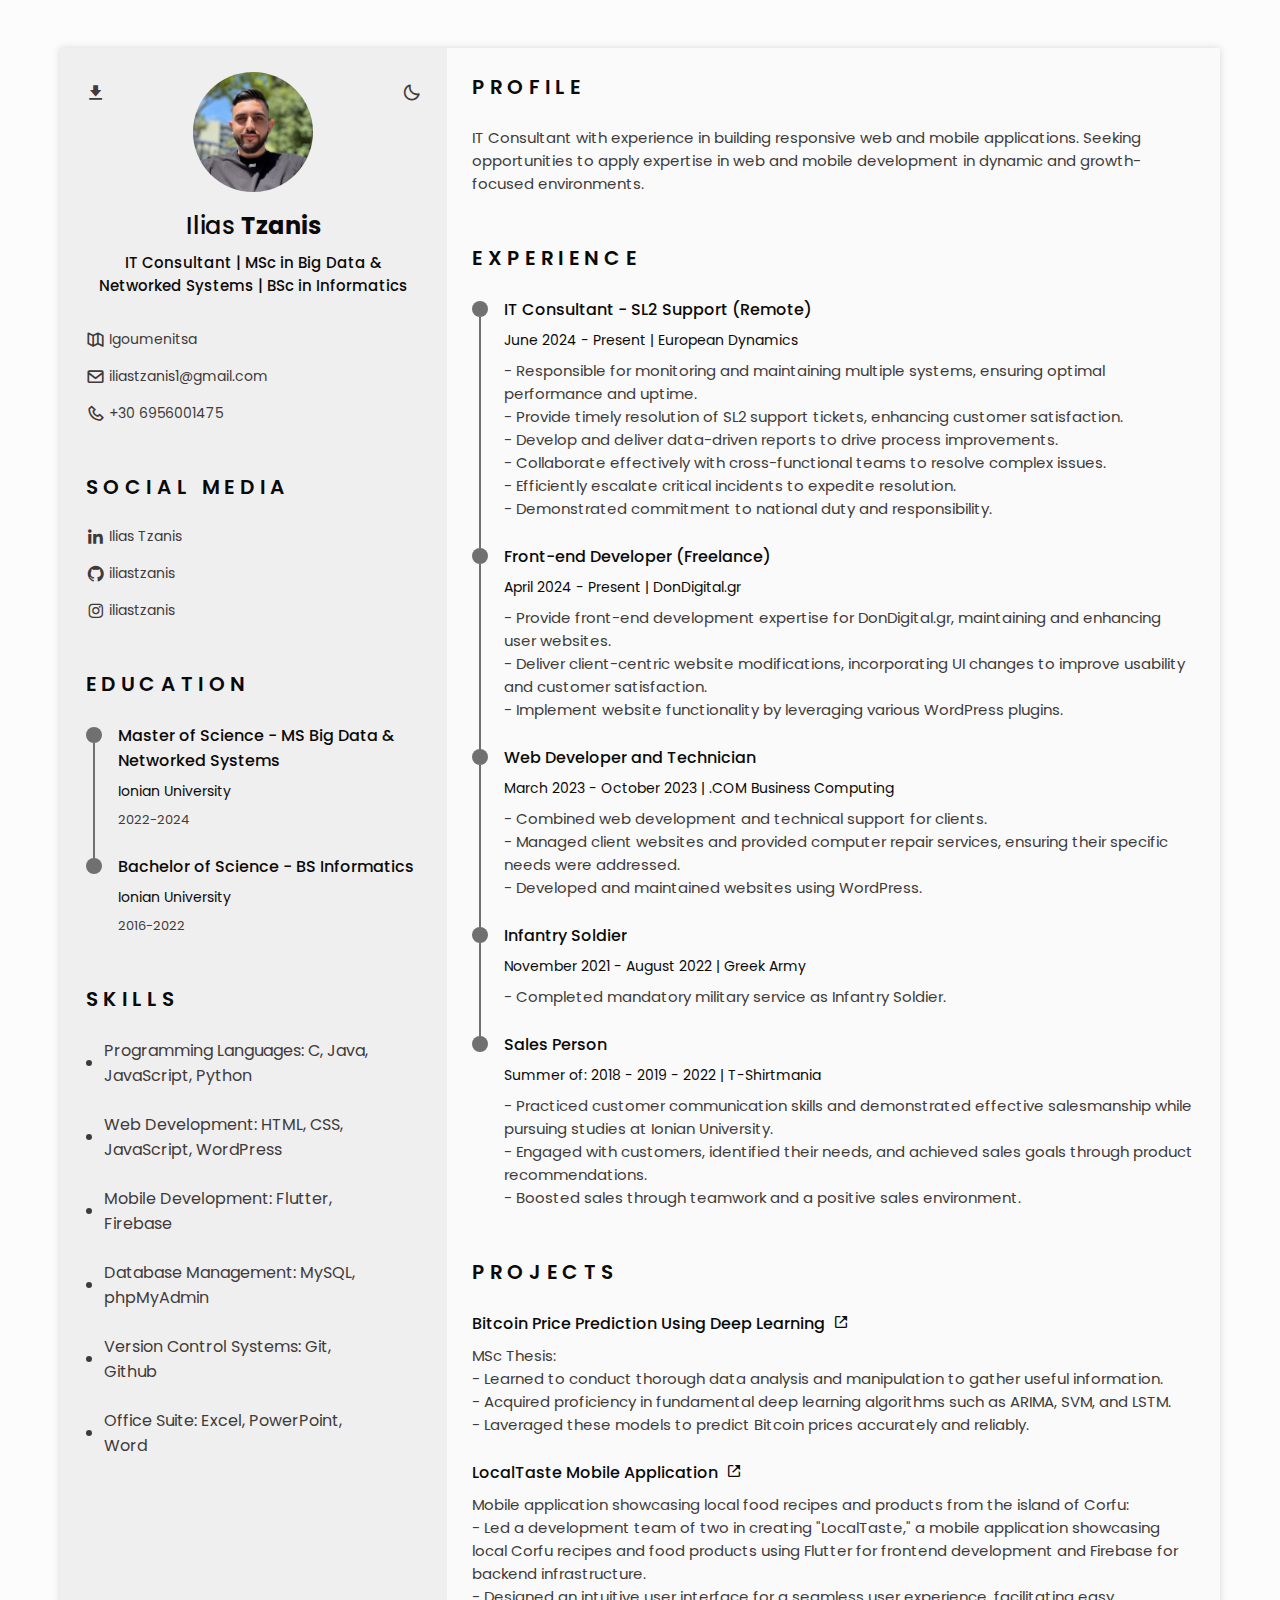
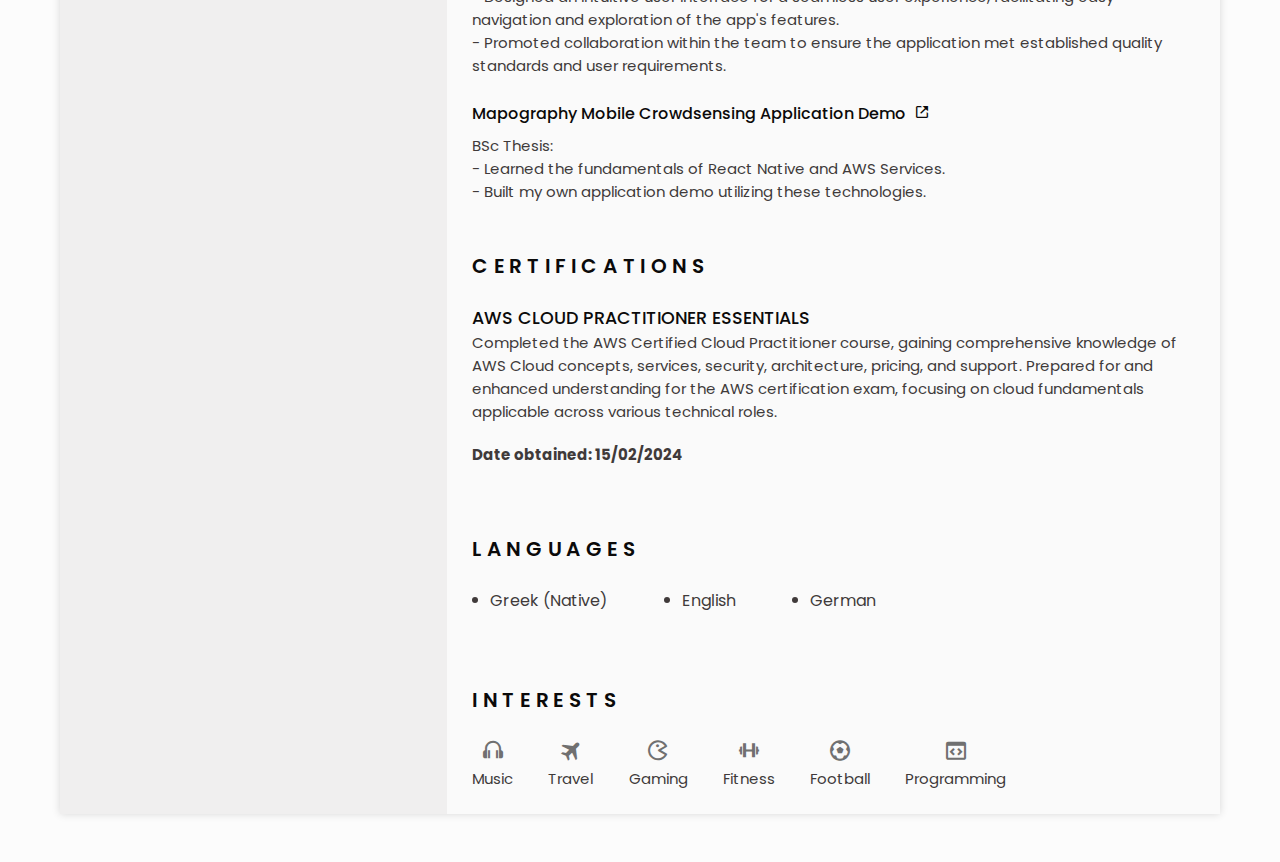
<file: index.html>
<!DOCTYPE html>
<html lang="en">
  <head>
    <meta charset="UTF-8" />
    <meta name="viewport" content="width=device-width, initial-scale=1" />

    <!--=================== BOX ICONS ===============-->
    <link
      rel="stylesheet"
      href="https://cdn.jsdelivr.net/npm/boxicons@latest/css/boxicons.min.css"
    />

    <!--=================== CSS ===============-->
    <link rel="stylesheet" href="assets/css/styles.css" />

    <title>Ilias Tzanis</title>
  </head>
  <body>
    <!--========= HEADER ==============-->
    <header class="l-header" id="header">
      <nav class="nav bd-container">
        <a href="#" class="nav__logo">Sections</a>
        <div class="nav__menu" id="nav-menu">
          <ul class="nav__list">
            <li class="nav__item">
              <a href="#home" class="nav__link active-link">
                <i class="bx bx-home-alt-2 nav__icon"></i>Home
              </a>
            </li>

            <li class="nav__item">
              <a href="#education" class="nav__link">
                <i class="bx bx-book-alt nav__icon"></i>Education
              </a>
            </li>

            <li class="nav__item">
              <a href="#skills" class="nav__link">
                <i class="bx bx-receipt nav__icon"></i>Skills
              </a>
            </li>

            <li class="nav__item">
              <a href="#profile" class="nav__link">
                <i class="bx bx-user-circle nav__icon"></i>Profile
              </a>
            </li>

            <li class="nav__item">
              <a href="#experience" class="nav__link">
                <i class="bx bx-layer nav__icon"></i>Experience
              </a>
            </li>

            <li class="nav__item">
              <a href="#projects" class="nav__link">
                <i class="bx bx-briefcase nav__icon"></i>Projects
              </a>
            </li>

            <li class="nav__item">
              <a href="#certifications" class="nav__link">
                <i class="bx bx-award nav__icon"></i>Certifications
              </a>
            </li>
            

            <!-- <li class="nav__item">
              <a href="#references" class="nav__link">
                <i class="bx bx-link-external nav__icon"></i>References
              </a>
            </li> -->
          </ul>
        </div>
        <div class="nav__toggle" id="nav-toggle">
          <i class="bx bx-grid-alt"></i>
        </div>
      </nav>
    </header>

    <main class="l-main bd-container">
      <!--=================== All elements within this div are generated in PDF ===============-->
      <div class="resume" id="area-cv">
        <div class="resume__left">
          <!--=================== HOME ===============-->
          <section class="home" id="home">
            <div class="home__container section bd-grid">
              <div class="home__data bd-grid">
                <img
                  src="assets/img/iliastzanis.jpg"
                  alt=""
                  class="home__img"
                />
                <h1 class="home__title">Ilias <b>Tzanis</b></h1>
                <h3 class="home__profession">IT Consultant | MSc in Big Data & Networked Systems | BSc in Informatics</h3>
                <!-- <div>
                  <a
                    download=""
                    href="assets/pdf/IliasTzanis.pdf"
                    class="home__button-movil"
                    >Download</a
                  >
                </div> -->
              </div>
              <div class="home__address bd-grid">
                <span class="home__information"
                  ><i class="bx bx-map-alt home__icon"></i> Igoumenitsa</span
                >
                <span class="home__information"
                  ><i class="bx bx-envelope home__icon"></i>
                  iliastzanis1@gmail.com</span
                >
                <span class="home__information"
                  ><i class="bx bx-phone home__icon"></i> +30 6956001475 </span
                >
              </div>
            </div>
            <!--=================== THEME CHANGE BUTTON ===============-->
            <i
              class="bx bx-moon change-theme"
              title="Theme"
              id="theme-button"
            ></i>

            <!--=================== BUTTON TO GENERATE AND DOWNLOAD THE PDF, ONLY FOR DESKTOP ===============-->
            <i
              class="bx bxs-download generate-pdf"
              title="Generate PDF"
              id="resume-button"
            ></i>
          </section>

          <!--=================== SOCIAL MEDIA ===============-->
          <section class="social section">
            <h2 class="section-title">SOCIAL MEDIA</h2>
            <div class="social__container bd-grid">
              <a
                href="https://www.linkedin.com/in/ilias-tzanis/"
                target="_blank"
                class="social__link"
                ><i class="bx bxl-linkedin social__icon"></i> Ilias Tzanis</a
              >
              <a
                href="https://github.com/iliastzanis"
                target="_blank"
                class="social__link"
                ><i class="bx bxl-github social__icon"></i> iliastzanis</a
              >
              <a
                href="https://www.instagram.com/iliastzanis/"
                target="_blank"
                class="social__link"
                ><i class="bx bxl-instagram social__icon"></i> iliastzanis</a
              >
            </div>
          </section>

          <!--=================== REFERENCES ===============-->
          <!-- <section class="reference section" id="references"></section>
          <h2 class="section-title">References</h2>
          <div class="references__container bd-grid">
            <div class="references__content bd-grid">
              <span class="references__subtitle">SRjivor</span>
              <h3 class="references__title">Mr bean</h3>
              <ul class="references__contact">
                <li>Phone:767868</li>
                <li>Email: user@email.com</li>
              </ul>
            </div>

            <div class="references__content bd-grid">
              <span class="references__subtitle">SRjivor</span>
              <h3 class="references__title">Mr bean</h3>
              <ul class="references__contact">
                <li>Phone:767868</li>
                <li>Email: user@email.com</li>
              </ul>
            </div>
          </div> -->

          <!--=================== EDUCATION ===============-->
          <section class="education section" id="education">
            <h2 class="section-title">Education</h2>
            <div class="education__container bd-grid">
   
              <div class="education__content">
                <div class="education__time">
                  <span class="education__rounder"></span>
                  <span class="education__line"></span>
                </div>
                <div class="education__data bd-grid">
                  <h3 class="education__title">
                    Master of Science - MS Big Data & Networked Systems
                  </h3>
                  <span class="education__studies">Ionian University</span>
                  <span class="education__year">2022-2024</span>
                </div>
              </div>

              <div class="education__content">
                <div class="education__time">
                  <span class="education__rounder"></span>
                  
                </div>
                <div class="education__data bd-grid">
                  <h3 class="education__title">Bachelor of Science - BS Informatics</h3>
                  <span class="education__studies">Ionian University</span>
                  <span class="education__year">2016-2022</span>
                </div>
              </div>
          </section>

          <!--=================== SKILLS ===============-->
          <section class="skills section" id="skills">
            <h2 class="section-title">Skills</h2>
            <div class="skills__content bd-grid">
              <ul class="skills__data">
                <li class="skills__name">
                  <span class="skills__circle"></span> 
                  Programming Languages: C, Java, JavaScript, Python
                </li>
                <li class="skills__name">
                  <span class="skills__circle"></span> 
                  Web Development: HTML, CSS, JavaScript, WordPress
                </li>
                <li class="skills__name">
                  <span class="skills__circle"></span> 
                  Mobile Development: Flutter, <br/>Firebase
                </li>
                <li class="skills__name">
                  <span class="skills__circle"></span> 
                  Database Management: MySQL, phpMyAdmin
                </li>
                <li class="skills__name">
                  <span class="skills__circle"></span> 
                  Version Control Systems: Git, <br/>Github
                </li>
                <li class="skills__name">
                  <span class="skills__circle"></span> 
                  Office Suite: Excel, PowerPoint, <br/>Word
                </li>
              </ul>
            </div>
          </section>
        </div>
        <div class="resume__right">
          <!--=================== PROFILE ===============-->
          <section class="profile section" id="profile">
            <h2 class="section-title">PROFILE</h2>

            <p class="profile__description">
              IT Consultant with experience in building responsive web and mobile applications.
              Seeking opportunities to apply expertise in web and mobile development in dynamic and growth-focused environments.
            </p>
          </section>
          <!--=================== EXPERIENCE ===============-->
          <section class="experience section" id="experience">
            <h2 class="section-title">Experience</h2>
            <div class="experience__container bd-grid">
              <div class="experience__content">
                <div class="experience__time">
                  <span class="experience__rounder"></span>
                  <span class="experience__line"></span>
                </div>
                <div class="experience__data bd-grid">
                  <h3 class="experience__title">IT Consultant - SL2 Support (Remote)</h3>
                  <span class="experience__company"
                    >June 2024 - Present | European Dynamics</span
                  >
                  <p class="experience__description">
                    - Responsible for monitoring and maintaining multiple systems, ensuring optimal performance and
                    uptime. <br/>
                    - Provide timely resolution of SL2 support tickets, enhancing customer satisfaction. <br/>
                    - Develop and deliver data-driven reports to drive process improvements. <br/>
                    - Collaborate effectively with cross-functional teams to resolve complex issues. <br/>
                    - Efficiently escalate critical incidents to expedite resolution. <br/>
                    - Demonstrated commitment to national duty and responsibility.  <br/>
                  </p>
                </div>
              </div>

              <div class="experience__content">
                <div class="experience__time">
                  <span class="experience__rounder"></span>
                  <span class="experience__line"></span>
                </div>
                <div class="experience__data bd-grid">
                  <h3 class="experience__title">Front-end Developer (Freelance)</h3>
                  <span class="experience__company"
                    >April 2024 - Present | DonDigital.gr</span
                  >
                  <p class="experience__description">
                    - Provide front-end development expertise for DonDigital.gr, maintaining and enhancing user websites. <br/>
                    - Deliver client-centric website modifications, incorporating UI changes to improve usability and
                    customer satisfaction. <br/>
                    - Implement website functionality by leveraging various WordPress plugins. <br/>
                    
                  </p>
                </div>
              </div> 

              <div class="experience__content">
                <div class="experience__time">
                  <span class="experience__rounder"></span>
                  <span class="experience__line"></span>
                </div>
                <div class="experience__data bd-grid">
                  <h3 class="experience__title">Web Developer and Technician</h3>
                  <span class="experience__company"
                    >March 2023 - October 2023 | .COM Business Computing</span
                  >
                  <p class="experience__description"> 
                    - Combined web development and technical support for clients. <br/>
                    - Managed client websites and provided computer repair services, ensuring their specific needs were addressed.  <br/>
                    - Developed and maintained websites using WordPress.
                  </p>
                </div>
              </div>

              <div class="experience__content">
                <div class="experience__time">
                  <span class="experience__rounder"></span>
                  <span class="experience__line"></span>
                </div>
                <div class="experience__data bd-grid">
                  <h3 class="experience__title">Infantry Soldier</h3>
                  <span class="experience__company"
                    >November 2021 - August 2022 | Greek Army</span
                  >
                  <p class="experience__description">
                    - Completed mandatory military service as Infantry Soldier.  <br/>
                  </p>
                </div>
              </div>
              
              <div class="experience__content">
                <div class="experience__time">
                  <span class="experience__rounder"></span>
                  <!-- <span class="experience__line"></span> -->
                </div>
                <div class="experience__data bd-grid">
                  <h3 class="experience__title">Sales Person </h3>
                  <span class="experience__company"
                    >Summer of: 2018 - 2019 - 2022 | T-Shirtmania </span
                  >
                  <p class="experience__description">
                    - Practiced customer communication skills and demonstrated effective salesmanship while pursuing studies at Ionian University.  <br/>
                    - Engaged with customers, identified their needs, and achieved sales goals through product recommendations.  <br/>
                    - Boosted sales through teamwork and a positive sales environment.
                  </p>
                </div>
              </div>
            </div>
          </section>

          <!--=================== PROJECTS ===============-->
          <section class="project section" id="projects">
            <h2 class="section-title">Projects</h2>

            <div class="project__container bd-grid">
              <div class="project__content">
                <h3 class="project__title">
                  <a
                    href="https://github.com/iliastzanis/MScThesis-IonianUniversity"
                    target="_blank"
                    class="project__link"
                    >Bitcoin Price Prediction Using Deep Learning                    
                    <i class="bx bx-link-external project__icon"></i
                  ></a>
                </h3>
                <p class="project__description">
                  MSc Thesis:
                  <ul>
                    <li>- Learned to conduct thorough data analysis and manipulation to gather useful information.</li>
                    <li>- Acquired proficiency in fundamental deep learning algorithms such as ARIMA, SVM, and LSTM.</li>
                    <li>- Laveraged these models to predict Bitcoin prices accurately and reliably.</li>
                  </ul>
               </p>
              </div>
             <div class="project__content">
               <h3 class="project__title">
                 <a
                   href="https://github.com/iliastzanis/LocalTaste-App"
                   target="_blank"
                   class="project__link"
                   >LocalTaste Mobile Application
                   <i class="bx bx-link-external project__icon"></i
                 ></a>
               </h3>
               <p class="project__description">
                 Mobile application showcasing local food recipes and products from the island of Corfu:
                 <ul>
                    <li>- Led a development team of two in creating "LocalTaste," a mobile application showcasing local Corfu recipes and food products using Flutter for frontend development and Firebase for backend infrastructure.
                    </li>
                    <li>- Designed an intuitive user interface for a seamless user experience, facilitating easy navigation and exploration of the app's features.
                    </li>
                    <li>- Promoted collaboration within the team to ensure the application met established quality standards and user requirements.
                    </li>
                  </ul>
               </p>
             </div>

             <div class="project__content">
               <h3 class="project__title">
                 <a
                   href="https://github.com/iliastzanis/BScThesis-IonianUniversity"
                   target="_blank"
                   class="project__link"
                   >Mapography Mobile Crowdsensing Application Demo
                   <i class="bx bx-link-external project__icon"></i
                 ></a>
               </h3>
               <p class="project__description">
                 BSc Thesis: 
                 <ul>
                    <li>- Learned the fundamentals of React Native and AWS Services.</li>
                    <li>- Built my own application demo utilizing these technologies.</li>
                  </ul>
               </p>
             </div>
           </div>              
          </section>

          <!--=================== Certifications ===============-->
          <section class="certifications section" id="certifications">
            <h2 class="section-title">Certifications</h2>
            <div class="certifications__container bd-grid">
              <!-- Single Certification Item -->
              <div class="certifications__content">
                <h3 class="certifications__title">AWS CLOUD PRACTITIONER ESSENTIALS</h3>
                <p class="certifications__description">
                  Completed the AWS Certified Cloud Practitioner course, gaining comprehensive knowledge of AWS Cloud concepts, services, security, architecture, pricing, and support. 
                  Prepared for and enhanced understanding for the AWS certification exam, focusing on cloud fundamentals applicable across various technical roles.
                </p>
                <h4>Date obtained: 15/02/2024
                </h4>
              </div>
              <!-- Add more certification items here -->
            </div>
          </section>
          

          <!--=================== LANGUAGES ===============-->
          <section class="languages section">
            <h2 class="section-title">Languages</h2>
            <div class="languages__container">
              <ul class="languages__content bd-grid">
                <li class="languages__name">
                  <span class="languages__circle"></span> Greek (Native)
                </li>

                <li class="languages__name">
                  <span class="languages__circle"></span> English
                </li>

                <li class="languages__name">
                  <span class="languages__circle"></span> German
                </li>
              </ul>
            </div>
          </section>

          <!--=================== INTERESTS ===============-->
          <section class="interests section">
            <h2 class="section-title">interests</h2>

            <div class="interests__container bd-grid">
              <div class="interests__content">
                <i class="bx bx-headphone interests__icon"></i>
                <span class="interests__name">Music</span>
              </div>

              <div class="interests__content">
                <i class="bx bxs-plane-alt interests__icon"></i>
                <span class="interests__name">Travel</span>
              </div>

              <div class="interests__content">
                <i class="bx bx-game interests__icon"></i>
                <span class="interests__name">Gaming</span>
              </div>

              <div class="interests__content">
                <i class="bx bx-dumbbell interests__icon"></i>
                <span class="interests__name">Fitness</span>
              </div>

              <div class="interests__content">
                <i class="bx bx-football interests__icon"></i>
                <span class="interests__name">Football</span>
              </div>

              <div class="interests__content">
                <i class="bx bx-code-block interests__icon"></i>
                <span class="interests__name">Programming</span>
              </div>
            </div>
          </section>
        </div>
      </div>
    </main>
    <!--============== SCROLL TOP ===============-->
    <a href="#" class="scrolltop" id="scroll-top">
      <i class="bx bx-arrow-to-top scrolltop__icon"></i>
    </a>

    <!--================== HTML2PDF =================-->
    <script src="assets/js/html2pdf.js"></script>

    <!--============== MAIN JS ==================-->
    <script src="assets/js/main.js"></script>
  </body>
</html>
</file>
<file: assets/css/styles.css>
/*======= GOOGLE FONTS =======*/
@import url("https://fonts.googleapis.com/css2?family=Poppins:wght@400;500;600&display=swap");

/*====== VARIABLES CSS ===========*/
:root {
  --header-height: 3rem;

  /*====== COLORS ===========*/
  --title-color: #0b0a0a;
  --text-color: #403a3a;
  --text-color-light: #707070;
  --container-color: #fafafa;
  --container-color-alt: #f0efef;
  --body-color: #fcfcfc;

  /*====== FONT AND TYPOGRAPHY ===========*/
  --body-font: "Poppins", sans-serif;
  --h1-font-size: 1.5rem;
  --h2-font-size: 1.25rem;
  --h3-font-size: 1rem;
  --normal-font-size: 0.938rem;
  --small-font-size: 0.875rem;
  --smaller-font-size: 0.813rem;

  /*====== FONT WEIGHTS ===========*/
  --font-medium: 500;
  --font-semi-bold: 600;

  /*====== MARGENES ===========*/
  --mb-1: 0.5rem;
  --mb-2: 1rem;
  --mb-3: 1.5rem;

  /*====== Z INDEX ===========*/
  --z-tooltip: 10;
  --z-fixed: 100;
}

/*====== BASE ===========*/
*,
::before,
::after {
  box-sizing: border-box;
}
html {
  scroll-behavior: smooth;
}

/*====== VARIABLES DARK THEME ===========*/
body.dark-theme {
  --title-color: #f2f2f2;
  --text-color: #bfbfbf;
  --container-color: #212121;
  --container-color-alt: #181616;
  --body-color: #2b2b2b;
}

/*====== BUTTON DARK/LIGHT ===========*/
.change-theme {
  position: absolute;
  right: 0;
  top: 2.2rem;
  display: flex;
  color: var(--text-color);
  font-size: 1.2rem;
  cursor: pointer;
}

.change-theme:hover {
  color: var(--title-color);
}

/*====== FONT SIZE VARIABLES TO SCALE CV ===========*/
body.scale-cv {
  --h1-font-size: 0.938rem;
  --h2-font-size: 0.938rem;
  --h3-font-size: 0.875rem;
  --normal-font-size: 0.813rem;
  --small-font-size: 0.75rem;
  --smaller-font-size: 0.688rem;
}

/*====== GENERATE PDF BUTTON ===========*/
.generate-pdf {
  display: none;
  position: absolute;
  top: 2.2rem;
  left: 0;
  font-size: 1.2rem;
  color: var(--text-color);
  cursor: pointer;
}

.generate-pdf:hover {
  color: var(--title-color);
}

/*====== CLASSES MODIFIED TO REDUCE SIZE AND PRINT A4 SHEET ===========*/
.scale-cv .change-theme,
.scale-cv .generate-pdf {
  display: none;
}

.scale-cv .bd-container {
  max-width: 850px;
}

.scale-cv .section {
  padding: 1.5rem 0 0.8rem;
}

.scale-cv .section-title {
  margin-bottom: 0.75rem;
}

.scale-cv .resume__left,
.scale-cv.resume__right {
  padding: 0 1rem;
}

.scale-cv .home__img {
  width: 90px;
  height: 90px;
}

.scale-cv .home__container {
  gap: 1.5rem;
}

.scale-cv .home__data {
  gap: 0.25rem;
}

.scale-cv .home__address,
.scale-cv .social__container {
  gap: 0.75rem;
}

.scale-cv .home__icon,
.scale-cv .social__icon,
.scale-cv .interests__icon {
  font-size: 1rem;
}

.scale-cv .education__container,
.scale-cv .experience__container,
.scale-cv .project__container {
  gap: 1rem;
}

.scale-cv .education__time,
.scale-cv .experience__time {
  padding-right: 0.5rem;
}

.scale-cv .education__rounder,
.scale-cv .experience__rounder {
  width: 11px;
  height: 11px;
  margin-top: 0.22rem;
}

.scale-cv .education__line,
.scale-cv .experience__line {
  width: 1px;
  height: 110%;
  transform: translate(5px, 0);
}

.scale-cv .education__data,
.scale-cv .experience__data {
  gap: 0.25rem;
}

.scale-cv .skills__name {
  margin-bottom: var(--mb-2);
}

.scale-cv .interests__container {
  column-gap: 2.5rem;
}

body {
  margin: 0 0 var(--header-height) 0;
  padding: 0;
  font-family: var(--body-font);
  font-size: var(--normal-font-size);
  background-color: var(--body-color);
  color: var(--text-color);
}
h1,
h2,
h3,
ul,
p {
  margin: 0;
}

h1,
h2,
h3 {
  color: var(--title-color);
  font-weight: var(--font-medium);
}

ul {
  padding: 0;
  list-style: none;
}

a {
  text-decoration: none;
}
img {
  max-width: 100%;
  height: auto;
}

/*====== CLASS CSS ===========*/
.section {
  padding: 1.5rem 0;
}

.section-title {
  font-size: var(--h2-font-size);
  color: var(--title-color);
  font-weight: var(--font-semi-bold);
  text-transform: uppercase;
  letter-spacing: 0.35rem;
  text-align: center;
  margin-bottom: var(--mb-3);
}

/*====== LAYOUT ===========*/
.bd-container {
  max-width: 1160px;
  width: calc(100% - 3rem);
  margin-left: var(--mb-3);
  margin-right: var(--mb-3);
}

.bd-grid {
  display: grid;
  gap: 1.5rem;
}

.l-header {
  width: 100%;
  position: fixed;
  bottom: 0;
  left: 0;
  z-index: var(--z-fixed);
  background-color: var(--body-color);
  box-shadow: 0 -1px 4px rgba(0, 0, 0, 0.1);
  transition: 0.3s;
}

/*====== NAV ===========*/
.nav {
  height: var(--header-height);
  display: flex;
  justify-content: space-between;
  align-items: center;
}

@media screen and (max-width: 968px) {
  .nav__menu {
    position: fixed;
    bottom: -100%;
    left: 0;
    width: 100%;
    padding: 2rem 1.5rem;
    background-color: var(--body-color);
    box-shadow: 0 1px 4px rgba(0, 0, 0, 0.1);
    border-radius: 1rem 1rem 0 0;
    z-index: var(--z-fixed);
    transition: 0.3s;
  }
}

.nav__logo,
.nav__toggle {
  color: var(--title-color);
  font-weight: var(--font-medium);
}

.nav__toggle {
  font-size: 1.2rem;
  cursor: pointer;
}

.nav__item {
  text-align: center;
}

.nav__list {
  display: grid;
  grid-template-columns: repeat(3, 1fr);
  gap: 2rem;
}

.nav__link {
  display: flex;
  flex-direction: column;
  font-size: var(--smaller-font-size);
  color: var(--text-color-light);
  font-weight: var(--font-medium);
}

.nav__link:hover {
  color: var(--title-color);
}

.nav__icon {
  font-size: 1.2rem;
  margin-bottom: var(--mb-1);
}

/*====== SHOW MENU ===========*/
.show-menu {
  bottom: var(--header-height);
}

/*====== ACTIVE MENU LINK ===========*/
.active-link {
  color: var(--title-color);
}

/*====== HOME ===========*/
.home {
  position: relative;
}

.home__container {
  gap: 3rem;
}

.home__data {
  gap: 0.5rem;
  text-align: center;
}

.home__img {
  width: 120px;
  height: 120px;
  border-radius: 50%;
  justify-self: center;
  margin-bottom: var(--mb-1);
}

.home__title {
  font-size: var(--h1-font-size);
}

.home__profession {
  font-size: var(--normal-font-size);
  margin-bottom: var(--mb-1);
}

.home__address {
  gap: 1rem;
}

.home__information {
  display: flex;
  align-items: center;
  font-size: var(--small-font-size);
}

.home__icon {
  font-size: 1.2rem;
  margin-right: 0.25rem;
}

.home__button-movil {
  display: inline-block;
  border: 2px solid var(--text-color);
  color: var(--title-color);
  padding: 1rem 2rem;
  border-radius: 0.25rem;
  transition: 0.3s;
  font-weight: var(--font-medium);
  margin-top: var(--mb-3);
}

.home__button-movil:hover {
  background-color: var(--text-color);
  color: var(--container-color);
}

/*====== SOCIAL ===========*/
.social__container {
  grid-template-columns: max-content;
  gap: 1rem;
}

.social__link {
  display: inline-flex;
  align-items: center;
  font-size: var(--small-font-size);
  color: var(--text-color);
}

.social__link:hover {
  color: var(--title-color);
}

.social__icon {
  font-size: 1.2rem;
  margin-right: 0.25rem;
}

/*====== PROFILE ===========*/
.profile__description {
  text-align: initial;
}

/*====== EDUCATION AND EXPRIENCE ===========*/
.education__content,
.experience__content {
  display: flex;
}

.education__time,
.experience__time {
  padding-right: 1rem;
}
.education__rounder,
.experience__rounder {
  position: relative;
  display: block;
  width: 16px;
  height: 16px;
  background-color: var(--text-color-light);
  border-radius: 50%;
  margin-top: 0.25rem;
}

.education__line,
.experience__line {
  display: block;
  width: 2px;
  height: 110%;
  background-color: var(--text-color-light);
  transform: translate(7px, 0);
}

.education__data,
.experience__data {
  gap: 0.5rem;
}

.education__title,
.experience__title {
  font-size: var(--h3-font-size);
}

.education__studies,
.experience__company {
  font-size: var(--small-font-size);
  color: var(--title-color);
}

.education__year {
  font-size: var(--smaller-font-size);
}

/*====== SKILLS AND LANGUAGES ===========*/
.skills__content,
.languages__content {
  gap: 0;
}

.skills__name,
.languages__name {
  display: flex;
  align-items: center;
  margin-bottom: var(--mb-3);
  font-size: medium;
}

.skills__circle, 
.languages__circle {
  display: inline-block;
  width: 5px;
  height: 5px;
  background-color: var(--text-color);
  border-radius: 50%;
  margin-right: 0.75rem;
  padding: 3px;
}

/*====== PROJECTS ===========*/
.project__title {
  font-size: var(--h3-font-size);
  margin-bottom: var(--mb-1);
}

.project__link {
  color: var(--title-color);
}

.project__icon {
  font-size: 1rem;
  margin-left: 0.25rem;
}

/*====== REFERENCES ===========*/
.references__content {
  gap: 0.25rem;
}

.references__subtitle {
  color: var(--text-color-light);
}

.references__subtitle,
.references__contact {
  font-size: var(--smaller-font-size);
}

.references__title {
  font-size: var(--h3-font-size);
}

/*====== INTERESTS ===========*/
.interests__container {
  grid-template-columns: repeat(3, 1fr);
  margin-top: var(--mb-2);
}

.interests__content {
  display: flex;
  flex-direction: column;
  align-items: center;
}

.interests__icon {
  font-size: 1.5rem;
  color: var(--text-color-light);
  margin-bottom: 0.25rem;
}

/*====== SCROLL TOP ===========*/
.scrolltop {
  position: fixed;
  right: 1rem;
  bottom: -20%;
  display: flex;
  justify-content: center;
  align-items: center;
  padding: 0.3rem;
  background-color: var(--container-color-alt);
  border-radius: 0.4rem;
  z-index: var(--z-tooltip);
  transition: 0.4s;
  visibility: hidden;
}

.scrolltop__icon {
  font-size: 1.2rem;
  color: var(--text-color);
}

.show-scroll {
  visibility: visible;
  bottom: 5rem;
}

/*======== MEDIA QUERIES ===========*/
/*======== for small sized screens ===========*/
@media screen and (max-width: 320px) {
  .nav__list {
    grid-template-columns: repeat(2, 1fr);
    gap: 1rem 0.5rem;
  }
  .interests__container {
    grid-template-columns: repeat(2, 1fr);
  }
}

/*======== CLASSES MODIFIED FOR BIGGER SCREENS ===========*/
@media screen and (min-width: 968px) {
  body {
    margin: 3rem 0;
  }
  .bd-container {
    margin-left: auto;
    margin-right: auto;
  }
  .l-header,
  .scrolltop {
    display: none;
  }
  .resume {
    display: grid;
    grid-template-columns: 0.5fr 1fr;
    background-color: var(--container-color);
    box-shadow: 0 0 8px rgba(13, 12, 12, 0.15);
  }

  .resume__left {
    background-color: var(--container-color-alt);
  }

  .resume__left,
  .resume__right {
    padding: 0 1.6rem;
  }

  .generate-pdf {
    display: inline-block;
  }

  .section-title,
  .profile__description {
    text-align: initial;
  }

  .home__container {
    gap: 1.5rem;
  }

  .home__button-movil {
    display: none;
  }

  .references__container {
    grid-template-columns: repeat(2, 1fr);
  }

  .languages__content {
    grid-template-columns: repeat(3, max-content);
    column-gap: 3.5rem;
  }
  .interests__container {
    grid-template-columns: repeat(6, max-content);
    column-gap: 2.2rem;
  }
}
</file>
